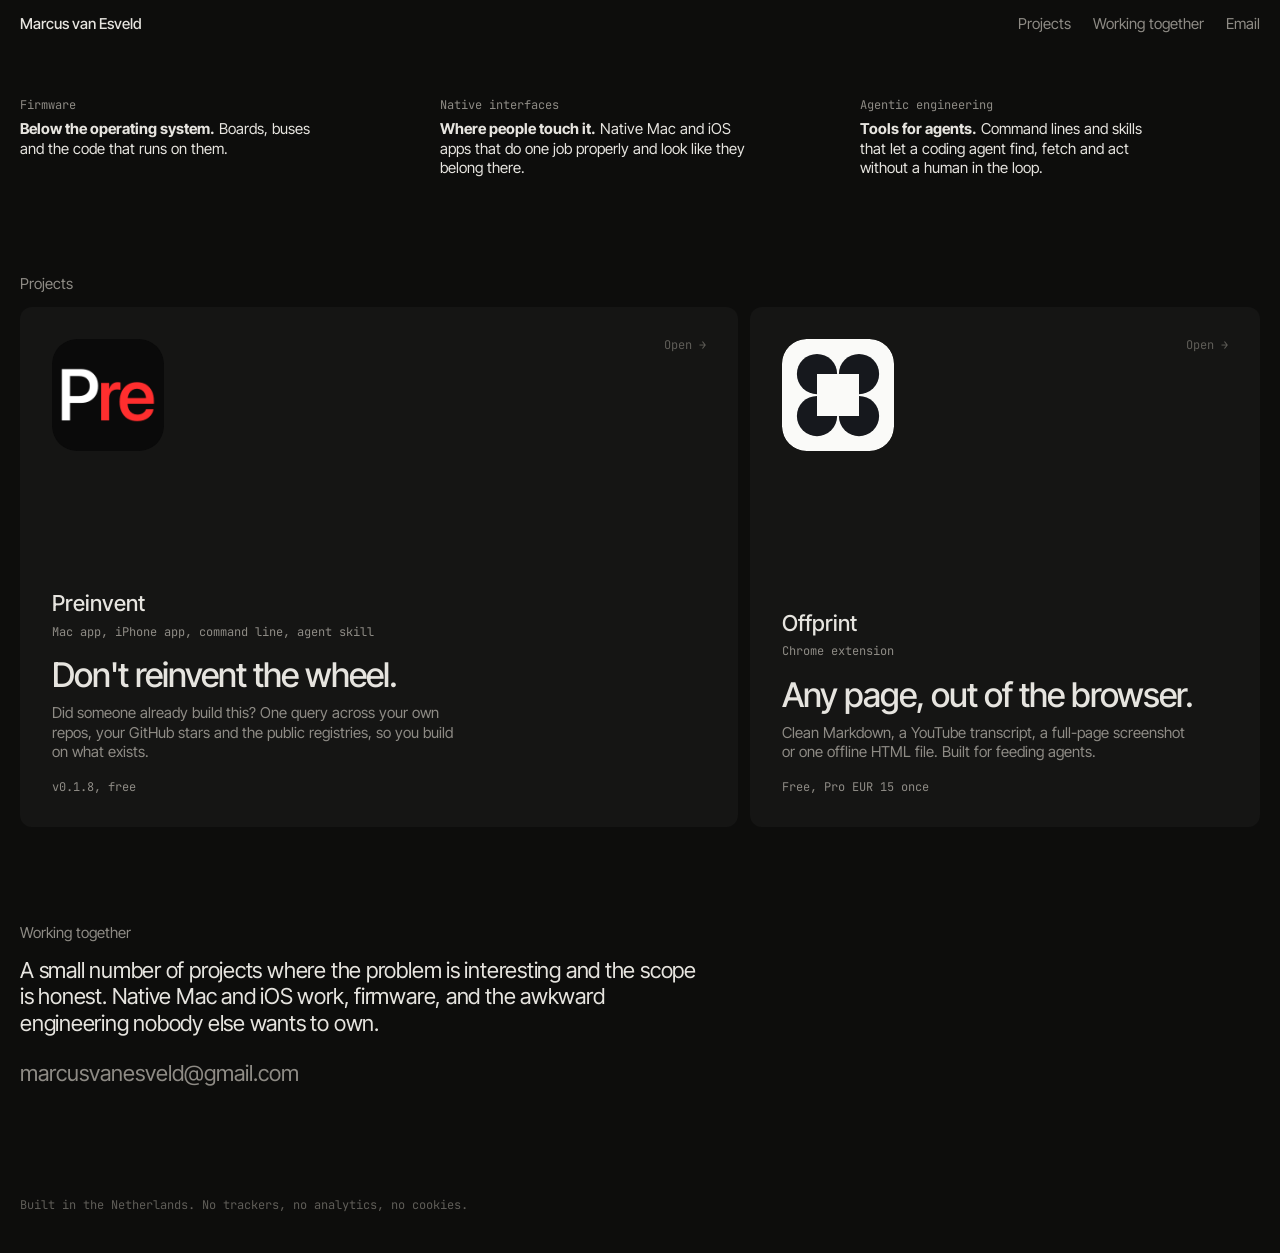
<file: index.html>
<!DOCTYPE html>
<html lang="en">
<head>
<meta charset="utf-8">
<meta name="viewport" content="width=device-width, initial-scale=1">
<meta name="color-scheme" content="dark">
<title>Marcus van Esveld</title>
<meta name="description" content="Marcus van Esveld, engineer. Firmware, native Mac and iOS apps, and tools for coding agents.">
<link rel="preconnect" href="https://fonts.googleapis.com">
<link rel="preconnect" href="https://fonts.gstatic.com" crossorigin>
<link href="https://fonts.googleapis.com/css2?family=Inter+Tight:wght@400;500&family=JetBrains+Mono:wght@400&display=swap" rel="stylesheet">
<link rel="stylesheet" href="/site.css">
</head>
<body>
<main class="page">
  <nav class="nav" aria-label="Site">
    <a class="home" href="/">Marcus van Esveld</a>
    <a href="#projects">Projects</a>
    <a href="#contact">Working together</a>
    <a href="mailto:marcusvanesveld@gmail.com">Email</a>
  </nav>
  <div class="cols">
    <p><span class="discipline">Firmware</span><b>Below the operating system.</b> Boards, buses and the code that runs on them.</p>
    <p><span class="discipline">Native interfaces</span><b>Where people touch it.</b> Native Mac and iOS apps that do one job properly and look like they belong there.</p>
    <p><span class="discipline">Agentic engineering</span><b>Tools for agents.</b> Command lines and skills that let a coding agent find, fetch and act without a human in the loop.</p>
  </div>
  <div class="label" id="projects"><span>Projects</span></div>
  <section class="bento" aria-label="Projects">
    <a class="tile app lead" href="/preinvent/">
      <img class="icon s112" src="/img/preinvent-icon.png" width="112" height="112" alt=""><span class="go" aria-hidden="true">Open &rarr;</span>
      <div>
        <h2>Preinvent</h2><span class="meta">Mac app, iPhone app, command line, agent skill</span>
        <span class="tag">Don't reinvent the wheel.</span>
        <p class="line">Did someone already build this? One query across your own repos, your GitHub stars and the public registries, so you build on what exists.</p>
        <span class="meta">v0.1.8, free</span>
      </div>
    </a>
    <a class="tile app second" href="/offprint/">
      <img class="icon s112" src="/img/offprint-icon.svg" width="112" height="112" alt=""><span class="go" aria-hidden="true">Open &rarr;</span>
      <div>
        <h2>Offprint</h2><span class="meta">Chrome extension</span>
        <span class="tag">Any page, out of the browser.</span>
        <p class="line">Clean Markdown, a YouTube transcript, a full-page screenshot or one offline HTML file. Built for feeding agents.</p>
        <span class="meta">Free, Pro EUR 15 once</span>
      </div>
    </a>
  </section>
  <div class="label" id="contact"><span>Working together</span></div>
  <section class="about">
    <p>A small number of projects where the problem is interesting and the scope is honest. Native Mac and iOS work, firmware, and the awkward engineering nobody else wants to own.</p>
    <a class="mail" href="mailto:marcusvanesveld@gmail.com">marcusvanesveld@gmail.com</a>
  </section>
  <footer class="foot">Built in the Netherlands. No trackers, no analytics, no cookies.</footer>
</main>
</body>
</html>
</file>
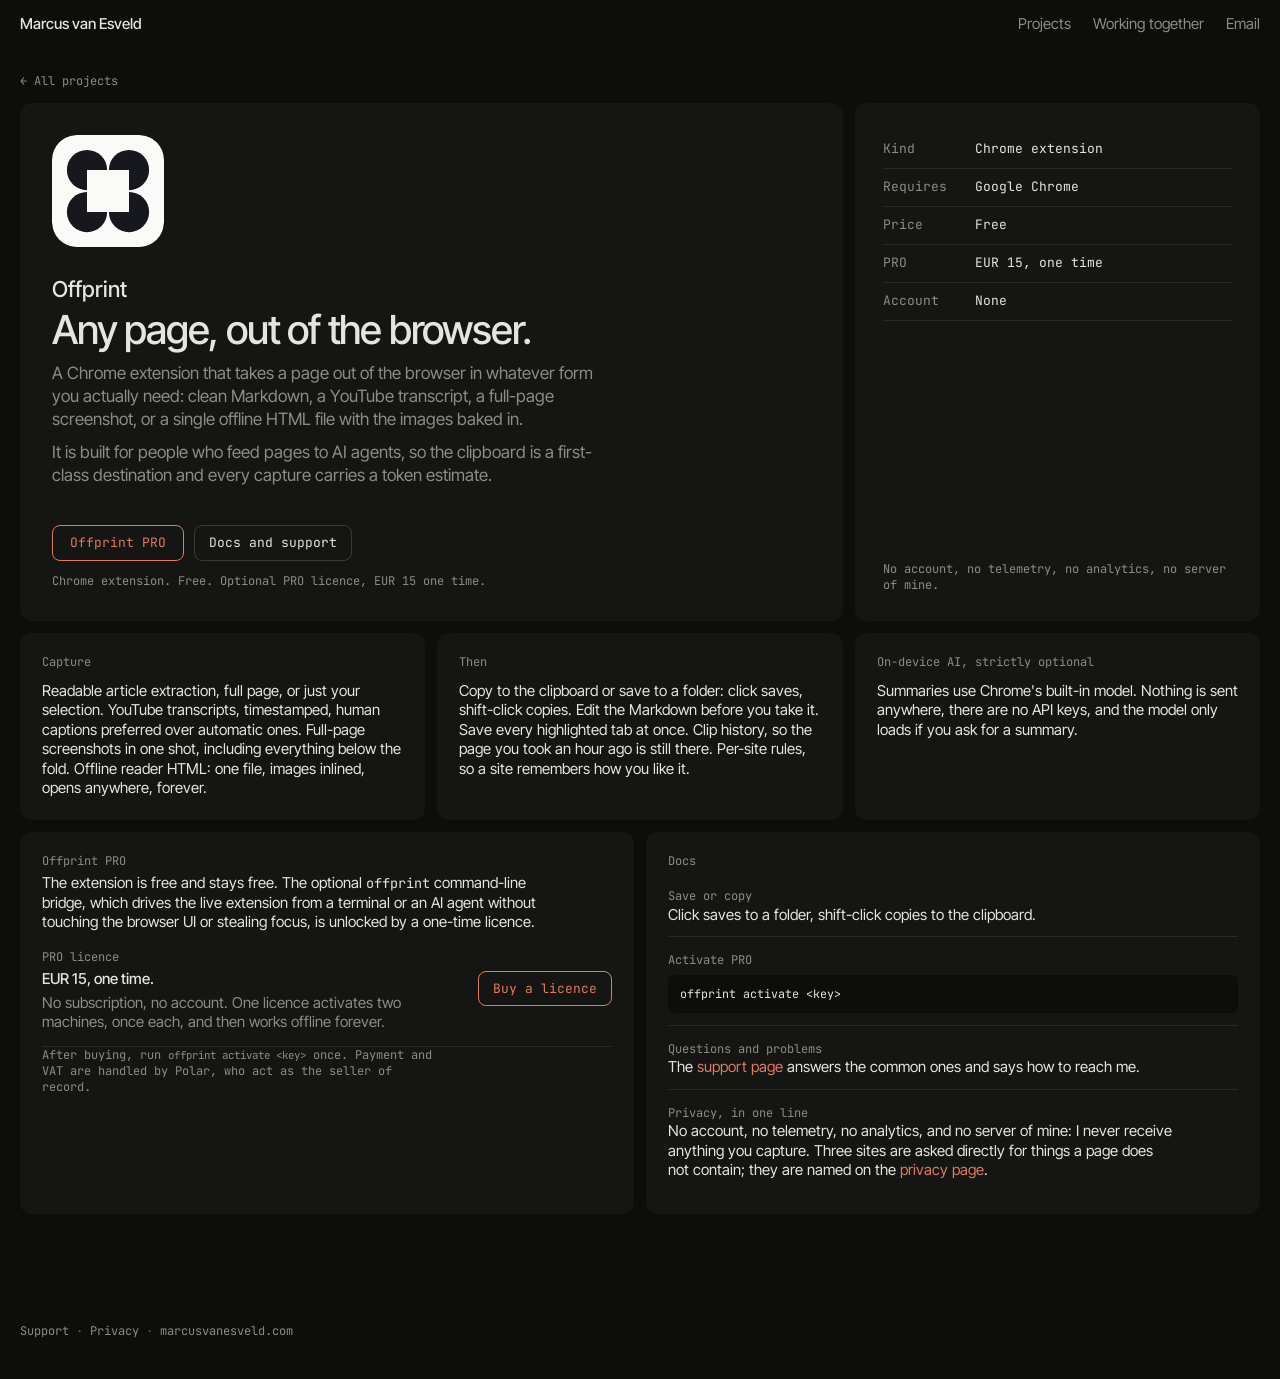
<file: offprint/index.html>
<!DOCTYPE html>
<html lang="en">
<head>
<meta charset="utf-8">
<meta name="viewport" content="width=device-width, initial-scale=1">
<meta name="color-scheme" content="dark">
<title>Offprint — Markdown, transcripts and screenshots out of any page</title>
<meta name="description" content="A free Chrome extension that takes any page out as clean Markdown, a YouTube transcript, a full-page screenshot or an offline reader file. Optional paid command-line bridge.">
<link rel="preconnect" href="https://fonts.googleapis.com">
<link rel="preconnect" href="https://fonts.gstatic.com" crossorigin>
<link href="https://fonts.googleapis.com/css2?family=Inter+Tight:wght@400;500&family=JetBrains+Mono:wght@400&display=swap" rel="stylesheet">
<link rel="stylesheet" href="/site.css">
</head>
<body>
<main class="page">
  <nav class="nav" aria-label="Site">
    <a class="home" href="/">Marcus van Esveld</a>
    <a href="/#projects">Projects</a>
    <a href="/#contact">Working together</a>
    <a href="mailto:marcusvanesveld@gmail.com">Email</a>
  </nav>
  <a class="back" href="/#projects">&larr; All projects</a>
  <article class="bento" aria-label="Offprint">
    <section class="tile hero">
      <img class="icon s112" src="/img/offprint-icon.svg" width="112" height="112" alt="">
      <div>
        <h1>Offprint</h1>
        <p class="tagline">Any page, out of the browser.</p>
        <p class="lead">A Chrome extension that takes a page out of the browser in whatever form you actually need: clean Markdown, a YouTube transcript, a full-page screenshot, or a single offline HTML file with the images baked in.</p>
        <p class="lead">It is built for people who feed pages to AI agents, so the clipboard is a first-class destination and every capture carries a token estimate.</p>
      </div>
      <div>
        <div class="buttons">
          <a class="button primary" href="#pro">Offprint PRO</a>
          <a class="button" href="/offprint/support/">Docs and support</a>
        </div>
        <p class="meta strip">Chrome extension. Free. Optional PRO licence, EUR 15 one time.</p>
      </div>
    </section>
    <section class="tile spec" aria-label="Facts">
      <dl>
        <dt>Kind</dt><dd>Chrome extension</dd>
        <dt>Requires</dt><dd>Google Chrome</dd>
        <dt>Price</dt><dd>Free</dd>
        <dt>PRO</dt><dd>EUR 15, one time</dd>
        <dt>Account</dt><dd>None</dd>
      </dl>
      <p class="meta promise">No account, no telemetry, no analytics, no server of mine.</p>
    </section>
    <div class="tile feature"><span class="discipline">Capture</span><p>Readable article extraction, full page, or just your selection. YouTube transcripts, timestamped, human captions preferred over automatic ones. Full-page screenshots in one shot, including everything below the fold. Offline reader HTML: one file, images inlined, opens anywhere, forever.</p></div>
    <div class="tile feature"><span class="discipline">Then</span><p>Copy to the clipboard or save to a folder: click saves, shift-click copies. Edit the Markdown before you take it. Save every highlighted tab at once. Clip history, so the page you took an hour ago is still there. Per-site rules, so a site remembers how you like it.</p></div>
    <div class="tile feature"><span class="discipline">On-device AI, strictly optional</span><p>Summaries use Chrome's built-in model. Nothing is sent anywhere, there are no API keys, and the model only loads if you ask for a summary.</p></div>
    <section class="tile half" id="pro" aria-label="Offprint PRO">
      <span class="discipline">Offprint PRO</span>
      <p>The extension is free and stays free. The optional <code>offprint</code> command-line bridge, which drives the live extension from a terminal or an AI agent without touching the browser UI or stealing focus, is unlocked by a one-time licence.</p>
      <div class="file">
        <div><span class="meta">PRO licence</span><b>EUR 15, one time.</b><p>No subscription, no account. One licence activates two machines, once each, and then works offline forever.</p></div>
        <a class="button primary" href="https://buy.polar.sh/polar_cl_G2rbGOSChX1bEiPB1aWXsgG7Y4jhPc9cZo4I32K6DHL">Buy a licence</a>
      </div>
      <p class="meta">After buying, run <code>offprint activate &lt;key&gt;</code> once. Payment and VAT are handled by Polar, who act as the seller of record.</p>
    </section>
    <section class="tile half" id="docs" aria-label="Docs">
      <span class="discipline">Docs</span>
      <div class="doc"><span class="meta">Save or copy</span><p>Click saves to a folder, shift-click copies to the clipboard.</p></div>
      <div class="doc"><span class="meta">Activate PRO</span><pre><code>offprint activate &lt;key&gt;</code></pre></div>
      <div class="doc"><span class="meta">Questions and problems</span><p>The <a href="/offprint/support/">support page</a> answers the common ones and says how to reach me.</p></div>
      <div class="doc"><span class="meta">Privacy, in one line</span><p>No account, no telemetry, no analytics, and no server of mine: I never receive anything you capture. Three sites are asked directly for things a page does not contain; they are named on the <a href="/offprint/privacy/">privacy page</a>.</p></div>
    </section>
  </article>
  <footer class="foot">
    <a href="/offprint/support/">Support</a> &middot;
    <a href="/offprint/privacy/">Privacy</a> &middot;
    <a href="/">marcusvanesveld.com</a>
  </footer>
</main>
</body>
</html>
</file>
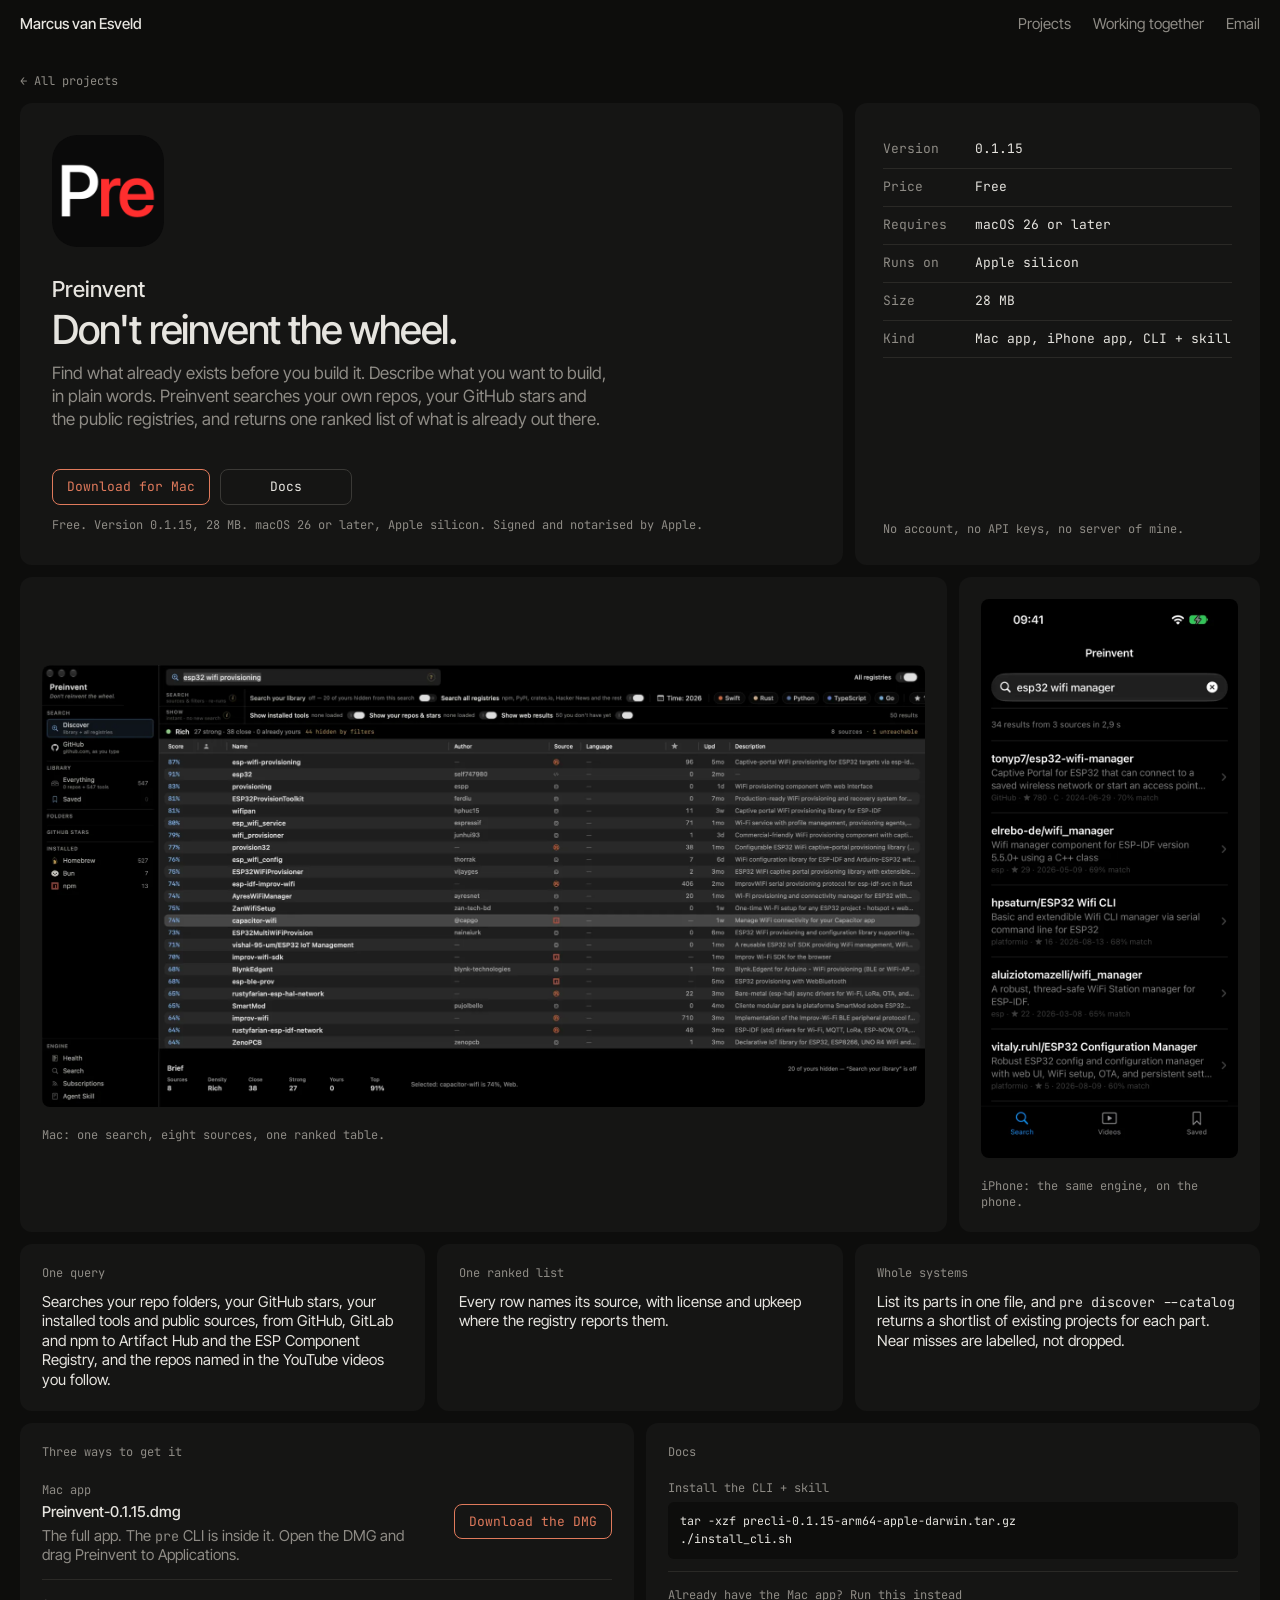
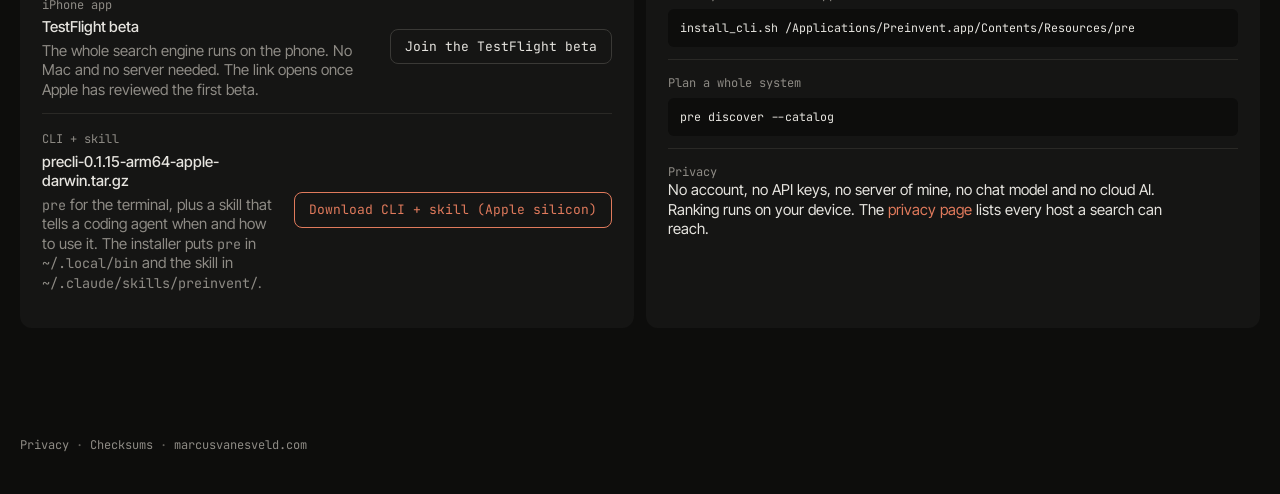
<file: preinvent/index.html>
<!DOCTYPE html>
<html lang="en">
<head>
<meta charset="utf-8">
<meta name="viewport" content="width=device-width, initial-scale=1">
<meta name="color-scheme" content="dark">
<title>Preinvent: find what already exists before you build it</title>
<meta name="description" content="Preinvent searches your own repos, your GitHub stars and public registries in one query, and tells you what to build on instead of building it again. Mac app, iPhone app, CLI + skill.">
<link rel="preconnect" href="https://fonts.googleapis.com">
<link rel="preconnect" href="https://fonts.gstatic.com" crossorigin>
<link href="https://fonts.googleapis.com/css2?family=Inter+Tight:wght@400;500&family=JetBrains+Mono:wght@400&display=swap" rel="stylesheet">
<link rel="stylesheet" href="/site.css">
</head>
<body>
<main class="page">
  <nav class="nav" aria-label="Site">
    <a class="home" href="/">Marcus van Esveld</a>
    <a href="/#projects">Projects</a>
    <a href="/#contact">Working together</a>
    <a href="mailto:marcusvanesveld@gmail.com">Email</a>
  </nav>
  <a class="back" href="/#projects">&larr; All projects</a>
  <article class="bento" aria-label="Preinvent">
    <section class="tile hero">
      <img class="icon s112" src="/img/preinvent-icon.png" width="112" height="112" alt="">
      <div>
        <h1>Preinvent</h1>
        <p class="tagline">Don't reinvent the wheel.</p>
        <p class="lead">Find what already exists before you build it. Describe what you want to build, in plain words. Preinvent searches your own repos, your GitHub stars and the public registries, and returns one ranked list of what is already out there.</p>
      </div>
      <div>
        <div class="buttons">
          <a class="button primary" href="https://github.com/marcusvanesveld/apps/releases/download/preinvent-v0.1.15/Preinvent-0.1.15.dmg">Download for Mac</a>
          <a class="button" href="#docs">Docs</a>
        </div>
        <p class="meta strip">Free. Version 0.1.15, 28 MB. macOS 26 or later, Apple silicon. Signed and notarised by Apple.</p>
      </div>
    </section>
    <section class="tile spec" aria-label="Facts">
      <dl>
        <dt>Version</dt><dd>0.1.15</dd>
        <dt>Price</dt><dd>Free</dd>
        <dt>Requires</dt><dd>macOS 26 or later</dd>
        <dt>Runs on</dt><dd>Apple silicon</dd>
        <dt>Size</dt><dd>28 MB</dd>
        <dt>Kind</dt><dd>Mac app, iPhone app, CLI + skill</dd>
      </dl>
      <p class="meta promise">No account, no API keys, no server of mine.</p>
    </section>
    <figure class="tile shot mac">
      <a href="/preinvent/img/preinvent-mac.webp"><img src="/preinvent/img/preinvent-mac.webp" width="1900" height="951" loading="lazy" decoding="async"
         alt="The Preinvent Mac app after a search for esp32 wifi provisioning: 50 results from 8 sources in one ranked table, with match score, author, source, language, stars, last update and description."></a>
      <figcaption class="meta">Mac: one search, eight sources, one ranked table.</figcaption>
    </figure>
    <figure class="tile shot phone">
      <img src="/preinvent/img/preinvent-iphone.webp" width="600" height="1304" loading="lazy" decoding="async"
         alt="The Preinvent iPhone app after a search for esp32 wifi manager: 34 results from GitHub, the ESP Component Registry and PlatformIO, each with stars, date and match score.">
      <figcaption class="meta">iPhone: the same engine, on the phone.</figcaption>
    </figure>
    <div class="tile feature"><span class="discipline">One query</span><p>Searches your repo folders, your GitHub stars, your installed tools and public sources, from GitHub, GitLab and npm to Artifact Hub and the ESP Component Registry, and the repos named in the YouTube videos you follow.</p></div>
    <div class="tile feature"><span class="discipline">One ranked list</span><p>Every row names its source, with license and upkeep where the registry reports them.</p></div>
    <div class="tile feature"><span class="discipline">Whole systems</span><p>List its parts in one file, and <code>pre discover --catalog</code> returns a shortlist of existing projects for each part. Near misses are labelled, not dropped.</p></div>
    <section class="tile half" id="install" aria-label="Three ways to get it">
      <span class="discipline">Three ways to get it</span>
      <div class="file">
        <div><span class="meta">Mac app</span><b>Preinvent-0.1.15.dmg</b><p>The full app. The <code>pre</code> CLI is inside it. Open the DMG and drag Preinvent to Applications.</p></div>
        <a class="button primary" href="https://github.com/marcusvanesveld/apps/releases/download/preinvent-v0.1.15/Preinvent-0.1.15.dmg">Download the DMG</a>
      </div>
      <div class="file">
        <div><span class="meta">iPhone app</span><b>TestFlight beta</b><p>The whole search engine runs on the phone. No Mac and no server needed. The link opens once Apple has reviewed the first beta.</p></div>
        <a class="button" href="https://testflight.apple.com/join/TgQfS6yW">Join the TestFlight beta</a>
      </div>
      <div class="file">
        <div><span class="meta">CLI + skill</span><b>precli-0.1.15-arm64-apple-darwin.tar.gz</b><p><code>pre</code> for the terminal, plus a skill that tells a coding agent when and how to use it. The installer puts <code>pre</code> in <code>~/.local/bin</code> and the skill in <code>~/.claude/skills/preinvent/</code>.</p></div>
        <a class="button primary" href="https://github.com/marcusvanesveld/apps/releases/download/preinvent-v0.1.15/precli-0.1.15-arm64-apple-darwin.tar.gz">Download CLI + skill (Apple silicon)</a>
      </div>
    </section>
    <section class="tile half" id="docs" aria-label="Docs">
      <span class="discipline">Docs</span>
      <div class="doc"><span class="meta">Install the CLI + skill</span><pre><code>tar -xzf precli-0.1.15-arm64-apple-darwin.tar.gz
./install_cli.sh</code></pre></div>
      <div class="doc"><span class="meta">Already have the Mac app? Run this instead</span><pre><code>install_cli.sh /Applications/Preinvent.app/Contents/Resources/pre</code></pre></div>
      <div class="doc"><span class="meta">Plan a whole system</span><pre><code>pre discover --catalog</code></pre></div>
      <div class="doc"><span class="meta">Privacy</span><p>No account, no API keys, no server of mine, no chat model and no cloud AI. Ranking runs on your device. The <a href="/preinvent/privacy.html">privacy page</a> lists every host a search can reach.</p></div>
    </section>
  </article>
  <footer class="foot">
    <a href="/preinvent/privacy.html">Privacy</a> &middot;
    <a href="https://github.com/marcusvanesveld/apps/releases/download/preinvent-v0.1.15/SHA256SUMS">Checksums</a> &middot;
    <a href="/">marcusvanesveld.com</a>
  </footer>
</main>
</body>
</html>
</file>
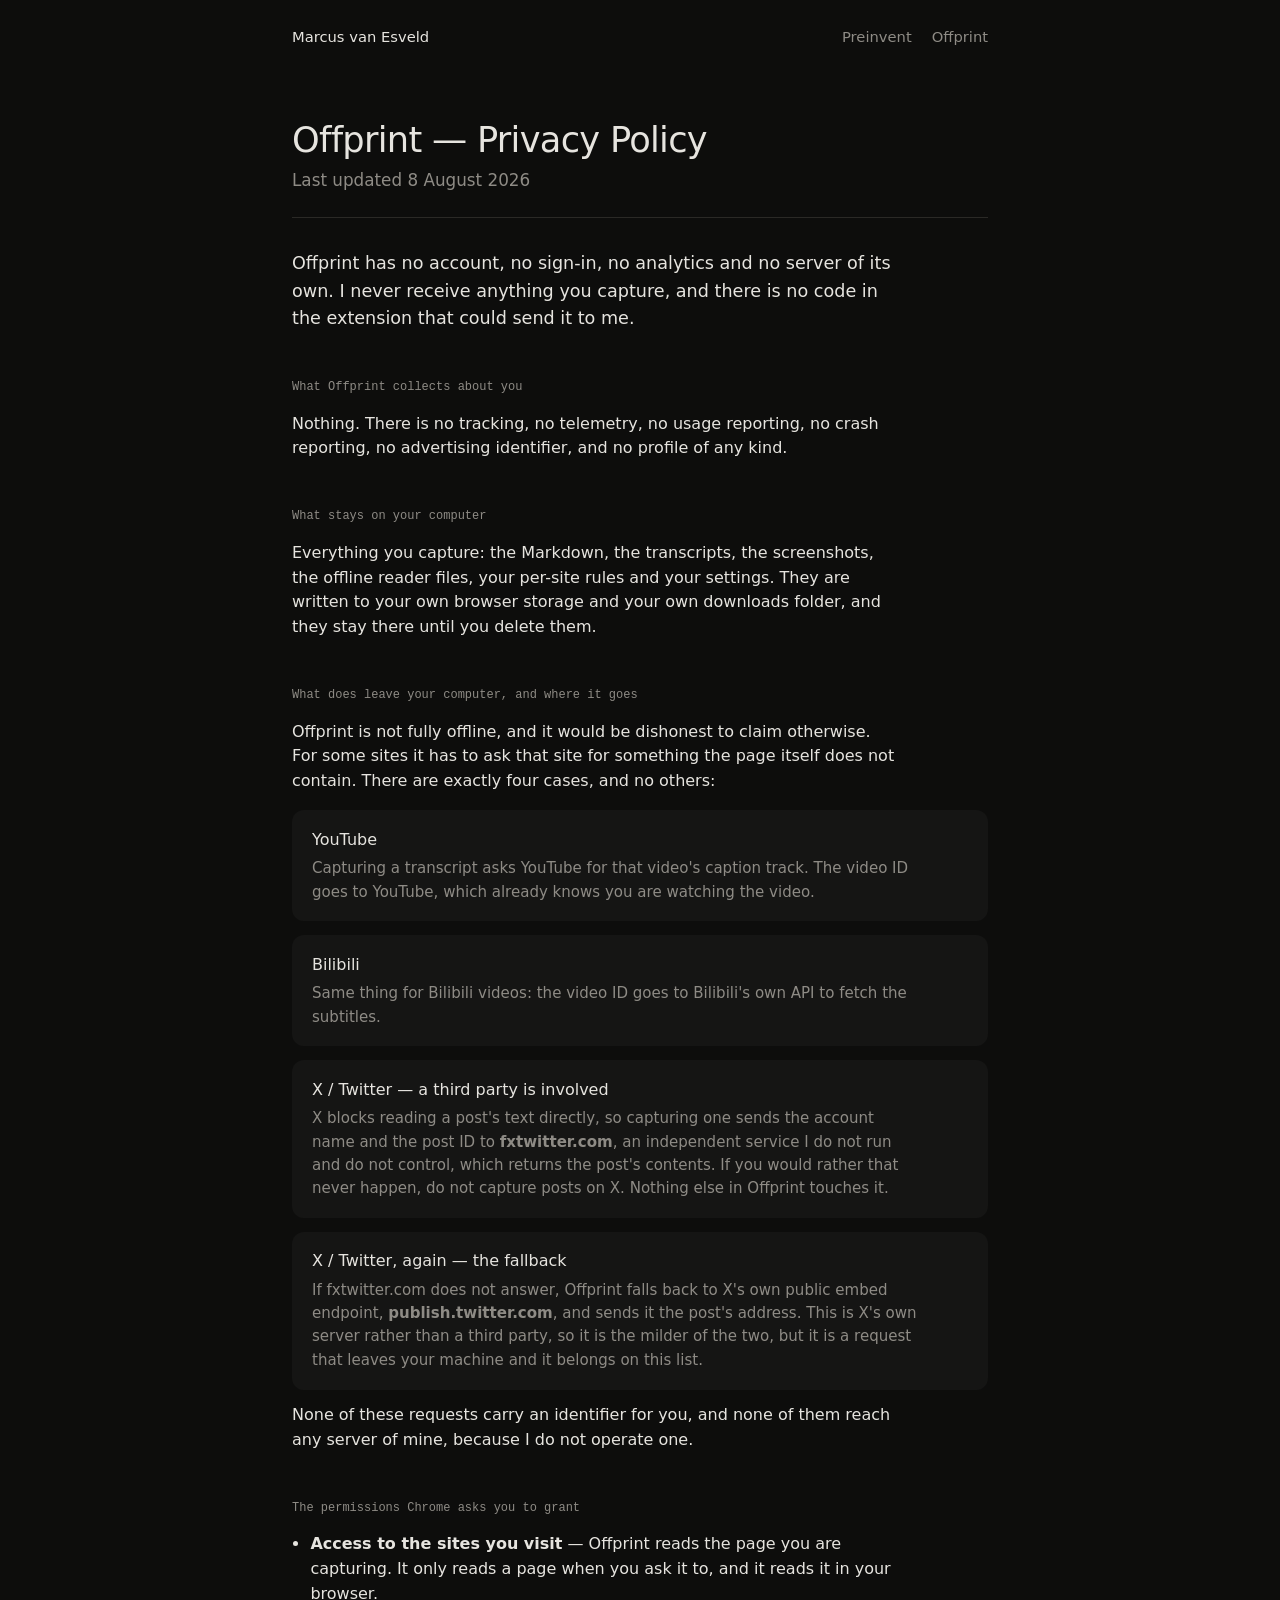
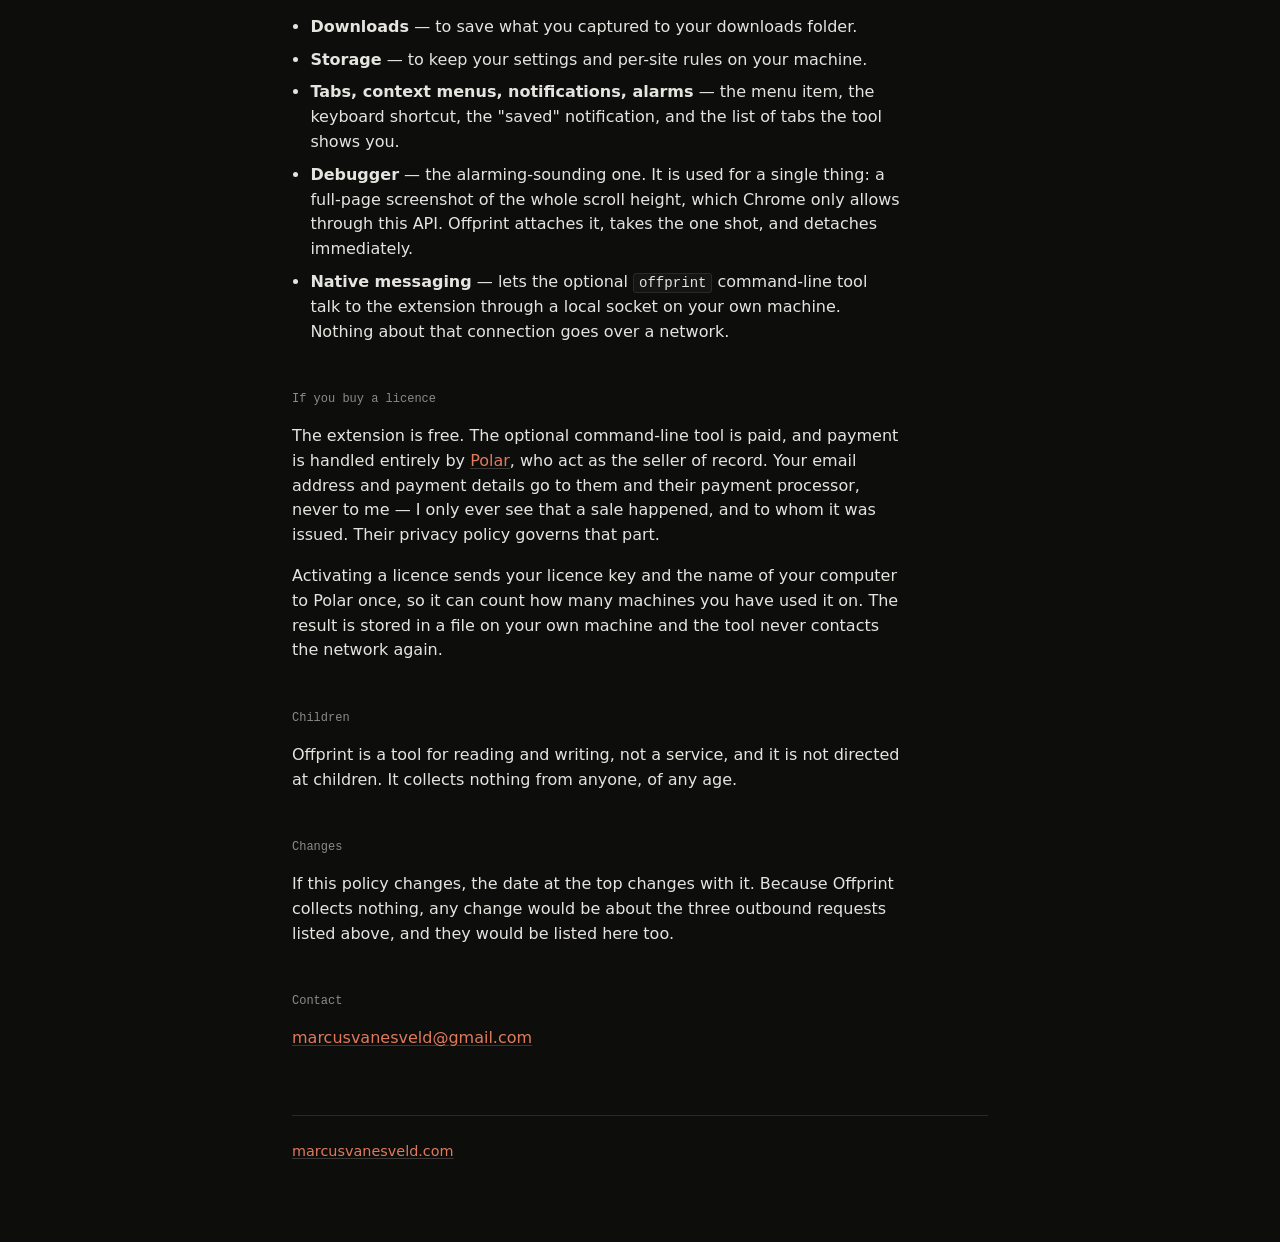
<file: offprint/privacy/index.html>
<!DOCTYPE html>
<html lang="en">
<head>
<meta charset="utf-8">
<meta name="viewport" content="width=device-width, initial-scale=1">
<title>Offprint — Privacy Policy</title>
<meta name="description" content="Offprint has no account, no analytics and no server of its own. What you capture stays on your computer. The few requests it does make are listed here by name.">
<link rel="stylesheet" href="/site.css">
</head>
<body>
<div class="wrap">

<nav class="site">
  <a class="home" href="/">Marcus van Esveld</a>
  <ul>
    <li><a href="/preinvent/">Preinvent</a></li>
    <li><a href="/offprint/">Offprint</a></li>
  </ul>
</nav>

<header>
  <h1>Offprint — Privacy Policy</h1>
  <p class="role">Last updated 8 August 2026</p>
</header>

<p class="lede">
  Offprint has no account, no sign-in, no analytics and no server of its own. I never receive
  anything you capture, and there is no code in the extension that could send it to me.
</p>

<h2>What Offprint collects about you</h2>
<p>
  Nothing. There is no tracking, no telemetry, no usage reporting, no crash reporting, no
  advertising identifier, and no profile of any kind.
</p>

<h2>What stays on your computer</h2>
<p>
  Everything you capture: the Markdown, the transcripts, the screenshots, the offline reader
  files, your per-site rules and your settings. They are written to your own browser storage and
  your own downloads folder, and they stay there until you delete them.
</p>

<h2>What does leave your computer, and where it goes</h2>
<p>
  Offprint is not fully offline, and it would be dishonest to claim otherwise. For some sites it
  has to ask that site for something the page itself does not contain. There are exactly four
  cases, and no others:
</p>

<div class="item">
  <h3>YouTube</h3>
  <p>
    Capturing a transcript asks YouTube for that video's caption track. The video ID goes to
    YouTube, which already knows you are watching the video.
  </p>
</div>

<div class="item">
  <h3>Bilibili</h3>
  <p>
    Same thing for Bilibili videos: the video ID goes to Bilibili's own API to fetch the
    subtitles.
  </p>
</div>

<div class="item">
  <h3>X / Twitter — a third party is involved</h3>
  <p>
    X blocks reading a post's text directly, so capturing one sends the account name and the post
    ID to <strong>fxtwitter.com</strong>, an independent service I do not run and do not control,
    which returns the post's contents. If you would rather that never happen, do not capture
    posts on X. Nothing else in Offprint touches it.
  </p>
</div>

<div class="item">
  <h3>X / Twitter, again &mdash; the fallback</h3>
  <p>
    If fxtwitter.com does not answer, Offprint falls back to X's own public embed endpoint,
    <strong>publish.twitter.com</strong>, and sends it the post's address. This is X's own server
    rather than a third party, so it is the milder of the two, but it is a request that leaves
    your machine and it belongs on this list.
  </p>
</div>

<p>
  None of these requests carry an identifier for you, and none of them reach any server of mine,
  because I do not operate one.
</p>

<h2>The permissions Chrome asks you to grant</h2>
<ul>
  <li><strong>Access to the sites you visit</strong> — Offprint reads the page you are capturing.
    It only reads a page when you ask it to, and it reads it in your browser.</li>
  <li><strong>Downloads</strong> — to save what you captured to your downloads folder.</li>
  <li><strong>Storage</strong> — to keep your settings and per-site rules on your machine.</li>
  <li><strong>Tabs, context menus, notifications, alarms</strong> — the menu item, the keyboard
    shortcut, the "saved" notification, and the list of tabs the tool shows you.</li>
  <li><strong>Debugger</strong> — the alarming-sounding one. It is used for a single thing: a
    full-page screenshot of the whole scroll height, which Chrome only allows through this API.
    Offprint attaches it, takes the one shot, and detaches immediately.</li>
  <li><strong>Native messaging</strong> — lets the optional <code>offprint</code> command-line
    tool talk to the extension through a local socket on your own machine. Nothing about that
    connection goes over a network.</li>
</ul>

<h2>If you buy a licence</h2>
<p>
  The extension is free. The optional command-line tool is paid, and payment is handled entirely
  by <a href="https://polar.sh">Polar</a>, who act as the seller of record. Your email address and
  payment details go to them and their payment processor, never to me — I only ever see that a
  sale happened, and to whom it was issued. Their privacy policy governs that part.
</p>
<p>
  Activating a licence sends your licence key and the name of your computer to Polar once, so it
  can count how many machines you have used it on. The result is stored in a file on your own
  machine and the tool never contacts the network again.
</p>

<h2>Children</h2>
<p>
  Offprint is a tool for reading and writing, not a service, and it is not directed at children.
  It collects nothing from anyone, of any age.
</p>

<h2>Changes</h2>
<p>
  If this policy changes, the date at the top changes with it. Because Offprint collects nothing,
  any change would be about the three outbound requests listed above, and they would be listed
  here too.
</p>

<h2>Contact</h2>
<p>
  <a href="mailto:marcusvanesveld@gmail.com">marcusvanesveld@gmail.com</a>
</p>

<footer>
  <p class="back"><a href="/">marcusvanesveld.com</a></p>
</footer>

</div>
</body>
</html>
</file>
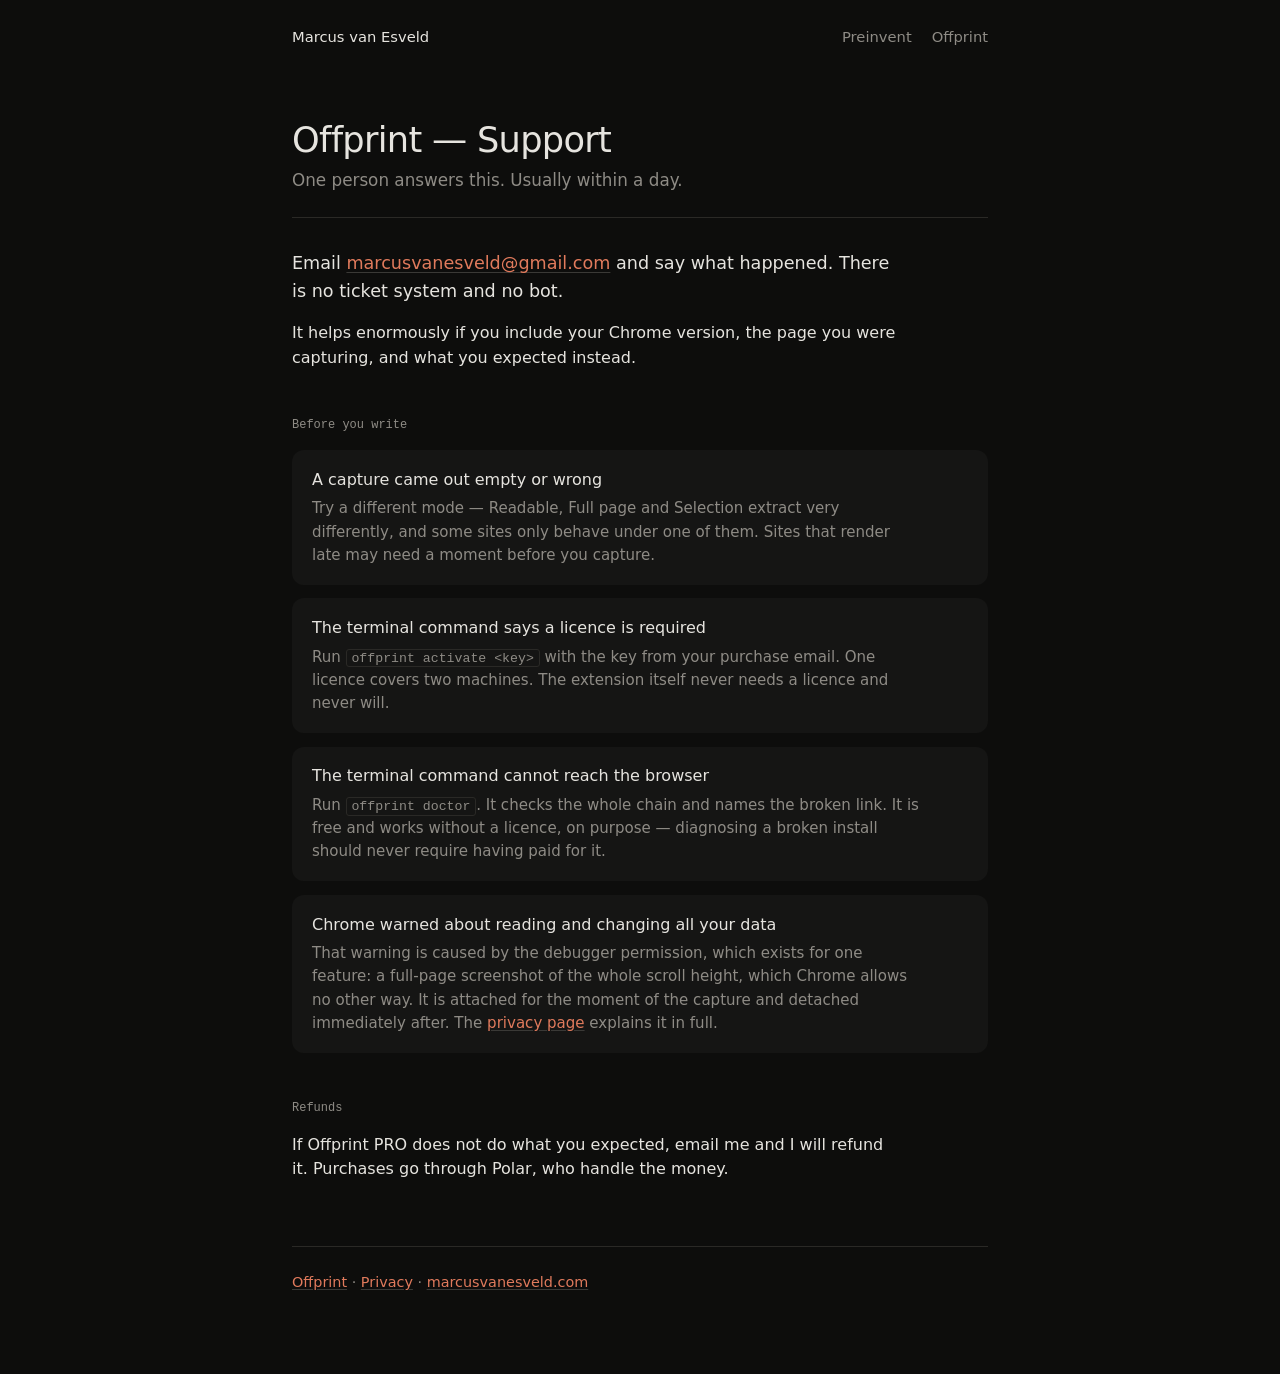
<file: offprint/support/index.html>
<!DOCTYPE html>
<html lang="en">
<head>
<meta charset="utf-8">
<meta name="viewport" content="width=device-width, initial-scale=1">
<title>Offprint — Support</title>
<meta name="description" content="How to get help with Offprint: common fixes, what to include in an email, and refunds.">
<link rel="stylesheet" href="/site.css">
</head>
<body>
<div class="wrap">

<nav class="site">
  <a class="home" href="/">Marcus van Esveld</a>
  <ul>
    <li><a href="/preinvent/">Preinvent</a></li>
    <li><a href="/offprint/">Offprint</a></li>
  </ul>
</nav>

<header>
  <h1>Offprint &mdash; Support</h1>
  <p class="role">One person answers this. Usually within a day.</p>
</header>

<p class="lede">
  Email <a href="mailto:marcusvanesveld@gmail.com">marcusvanesveld@gmail.com</a> and say what
  happened. There is no ticket system and no bot.
</p>
<p>
  It helps enormously if you include your Chrome version, the page you were capturing, and what
  you expected instead.
</p>

<h2>Before you write</h2>

<div class="item">
  <h3>A capture came out empty or wrong</h3>
  <p>
    Try a different mode &mdash; Readable, Full page and Selection extract very differently, and
    some sites only behave under one of them. Sites that render late may need a moment before you
    capture.
  </p>
</div>
<div class="item">
  <h3>The terminal command says a licence is required</h3>
  <p>
    Run <code>offprint activate &lt;key&gt;</code> with the key from your purchase email. One
    licence covers two machines. The extension itself never needs a licence and never will.
  </p>
</div>
<div class="item">
  <h3>The terminal command cannot reach the browser</h3>
  <p>
    Run <code>offprint doctor</code>. It checks the whole chain and names the broken link. It is
    free and works without a licence, on purpose &mdash; diagnosing a broken install should never
    require having paid for it.
  </p>
</div>
<div class="item">
  <h3>Chrome warned about reading and changing all your data</h3>
  <p>
    That warning is caused by the debugger permission, which exists for one feature: a full-page
    screenshot of the whole scroll height, which Chrome allows no other way. It is attached for
    the moment of the capture and detached immediately after. The
    <a href="/offprint/privacy/">privacy page</a> explains it in full.
  </p>
</div>

<h2>Refunds</h2>
<p>
  If Offprint PRO does not do what you expected, email me and I will refund it. Purchases go
  through Polar, who handle the money.
</p>

<footer>
  <p class="back">
    <a href="/offprint/">Offprint</a> &middot;
    <a href="/offprint/privacy/">Privacy</a> &middot;
    <a href="/">marcusvanesveld.com</a>
  </p>
</footer>

</div>
</body>
</html>
</file>
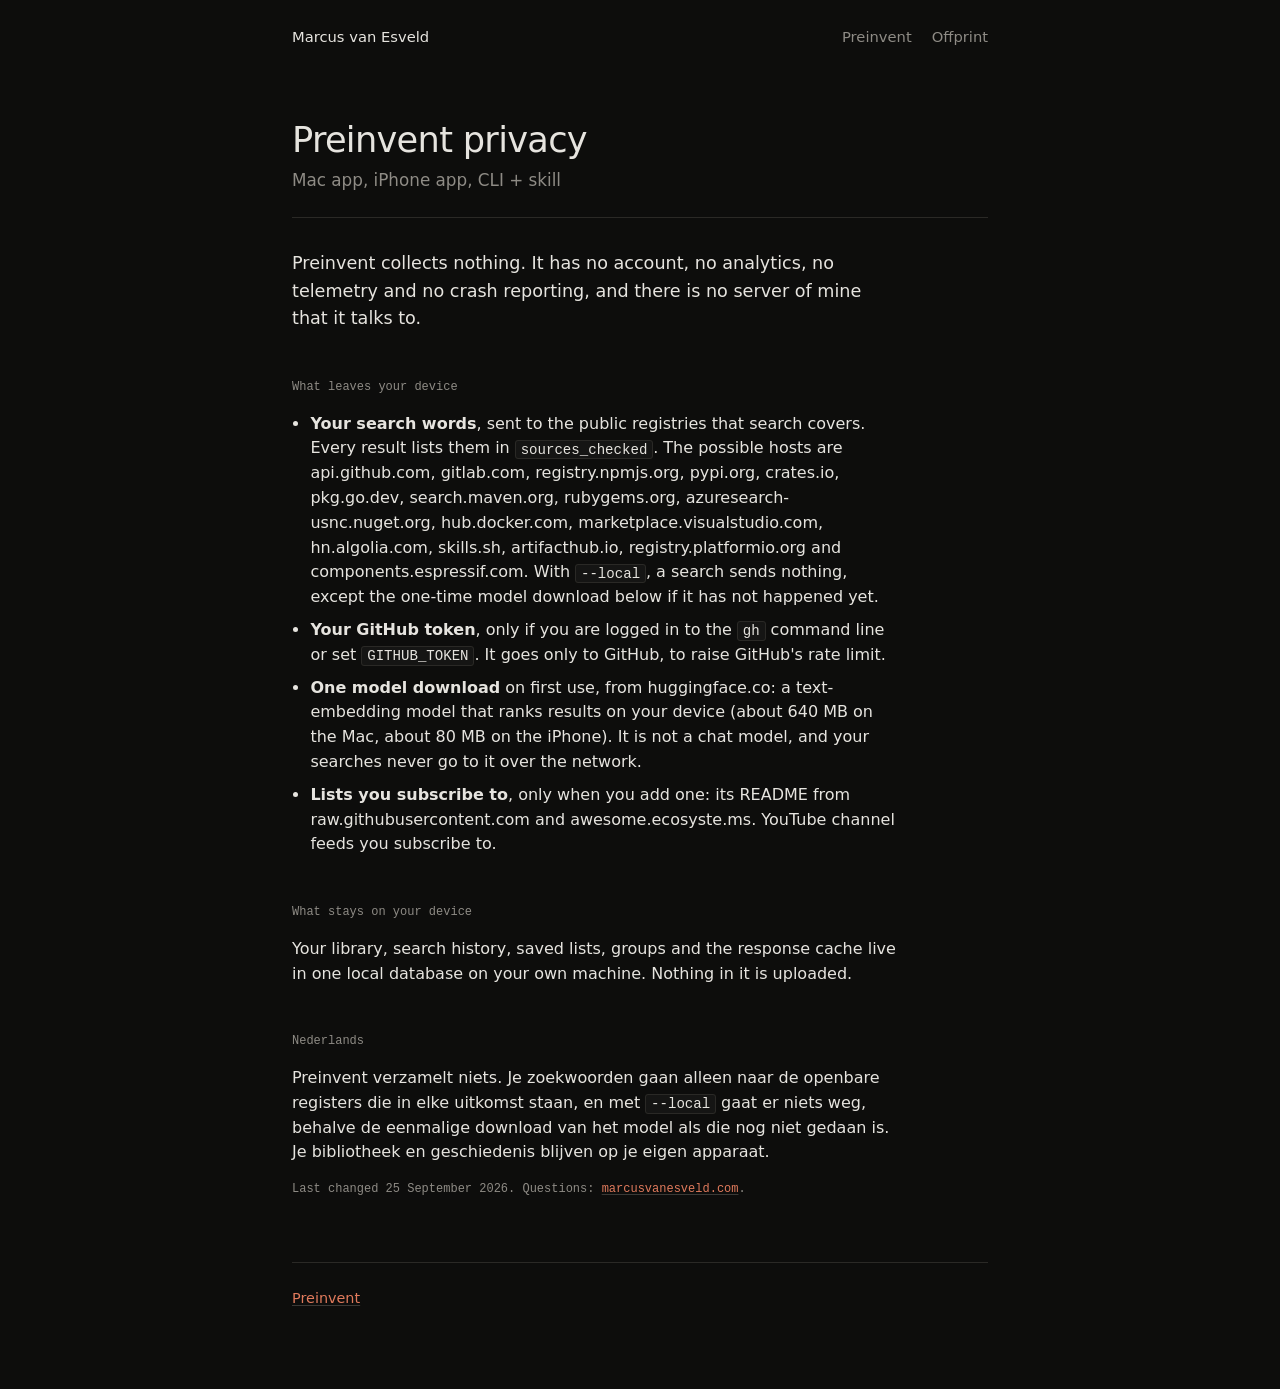
<file: preinvent/privacy.html>
<!DOCTYPE html>
<html lang="en">
<head>
<meta charset="utf-8">
<meta name="viewport" content="width=device-width, initial-scale=1">
<title>Preinvent privacy</title>
<meta name="description" content="What Preinvent sends, to whom, and what stays on your device. Mac app, iPhone app, CLI + skill.">
<link rel="stylesheet" href="/site.css">
</head>
<body>
<div class="wrap">

<nav class="site">
  <a class="home" href="/">Marcus van Esveld</a>
  <ul>
    <li><a href="/preinvent/">Preinvent</a></li>
    <li><a href="/offprint/">Offprint</a></li>
  </ul>
</nav>

<header>
  <h1>Preinvent privacy</h1>
  <p class="role">Mac app, iPhone app, CLI + skill</p>
</header>

<p class="lede">
  Preinvent collects nothing. It has no account, no analytics, no telemetry and no crash reporting,
  and there is no server of mine that it talks to.
</p>

<h2>What leaves your device</h2>
<ul>
  <li><strong>Your search words</strong>, sent to the public registries that search covers. Every
    result lists them in <code>sources_checked</code>. The possible hosts are api.github.com,
    gitlab.com, registry.npmjs.org, pypi.org, crates.io, pkg.go.dev, search.maven.org,
    rubygems.org, azuresearch-usnc.nuget.org, hub.docker.com, marketplace.visualstudio.com,
    hn.algolia.com, skills.sh, artifacthub.io, registry.platformio.org and
    components.espressif.com. With <code>--local</code>, a search sends nothing, except the one-time model download below if it has
    not happened yet.</li>
  <li><strong>Your GitHub token</strong>, only if you are logged in to the <code>gh</code> command
    line or set <code>GITHUB_TOKEN</code>. It goes only to GitHub, to raise GitHub's rate limit.</li>
  <li><strong>One model download</strong> on first use, from huggingface.co: a text-embedding model
    that ranks results on your device (about 640 MB on the Mac, about 80 MB on the iPhone). It
    is not a chat model, and your searches never go to it over the network.</li>
  <li><strong>Lists you subscribe to</strong>, only when you add one: its README from
    raw.githubusercontent.com and awesome.ecosyste.ms. YouTube channel feeds you subscribe
    to.</li>
</ul>

<h2>What stays on your device</h2>
<p>
  Your library, search history, saved lists, groups and the response cache live in one local
  database on your own machine. Nothing in it is uploaded.
</p>

<h2>Nederlands</h2>
<p>
  Preinvent verzamelt niets. Je zoekwoorden gaan alleen naar de openbare registers die in elke
  uitkomst staan, en met <code>--local</code> gaat er niets weg, behalve de eenmalige download van het model als die nog niet
  gedaan is. Je bibliotheek en geschiedenis
  blijven op je eigen apparaat.
</p>

<p class="meta">Last changed 25 September 2026. Questions: <a href="/">marcusvanesveld.com</a>.</p>

<footer>
  <p class="back"><a href="/preinvent/">Preinvent</a></p>
</footer>

</div>
</body>
</html>
</file>
<file: site.css>
/* One stylesheet, dark only. The B1 bento look for the home and project pages (main.page);
   the legacy prose pages (privacy, support) keep their markup and are restyled under .wrap. */
:root {
  --paper: #0d0d0c;
  --surface: #151514;
  --surface-2: #1c1c1a;
  --edge: #2a2926;
  --edge-strong: #3a3936;
  --ink: #e6e4df;
  --mute: #8e8b85;
  --faint: #5f5d58;
  --warm: #e07a5c;
  --gutter: 20px;
  --radius: 12px;
  --mono: "JetBrains Mono", ui-monospace, "SF Mono", monospace;
  color-scheme: dark;
}
* { box-sizing: border-box; }
html { -webkit-text-size-adjust: 100%; background: var(--paper); }
body {
  margin: 0; background: var(--paper); color: var(--ink);
  font: 400 15px/1.3 "Inter Tight", system-ui, -apple-system, sans-serif;
  -webkit-font-smoothing: antialiased; text-rendering: optimizeLegibility;
}
a { color: inherit; text-decoration: none; }
a:hover { color: var(--warm); }
a:focus-visible { outline: 1px solid var(--warm); outline-offset: 2px; border-radius: 3px; }

/* Bento pages */
.page { max-width: 1600px; margin: 0 auto; padding: 14px var(--gutter) 40px; }
.nav { display: flex; gap: 6px 22px; flex-wrap: wrap; align-items: baseline; }
.nav .home { margin-right: auto; font-weight: 500; }
.nav a:not(.home) { color: var(--mute); }
.nav a:not(.home):hover, .nav a[aria-current] { color: var(--ink); }

.cols { display: grid; grid-template-columns: repeat(3, 1fr); gap: var(--gutter); margin: 64px 0 0; }
.cols p { margin: 0; max-width: 34ch; }
.discipline { display: block; margin-bottom: 6px; font: 400 12px/1.3 var(--mono); color: var(--mute); }
.label { display: flex; justify-content: space-between; align-items: baseline; gap: 16px; margin: 96px 0 14px; color: var(--mute); }
.meta { font: 400 12px/1.35 var(--mono); color: var(--mute); }
.icon { display: block; border-radius: 22%; flex: none; }
.s56 { width: 56px; height: 56px; }
.s96 { width: 96px; height: 96px; }
.s112 { width: 112px; height: 112px; }

.bento { display: grid; grid-template-columns: repeat(12, minmax(0, 1fr)); gap: 12px; }
.tile {
  position: relative; display: flex; flex-direction: column; justify-content: space-between; gap: 20px;
  padding: 22px; background: var(--surface); border-radius: var(--radius); min-width: 0;
}
a.tile:hover { background: var(--surface-2); color: inherit; }
.tile h2 { margin: 0 0 3px; font-size: 17px; font-weight: 500; }
.go { position: absolute; top: 22px; right: 22px; font: 400 12px/1 var(--mono); color: var(--faint); transition: color .15s, transform .15s; }
a.tile:hover .go { color: var(--warm); transform: translateX(2px); }

/* Home: two project tiles, Preinvent leads */
.app { min-height: 520px; padding: 32px; }
.app .go { top: 32px; right: 32px; }
.app h2 { font-size: 22px; }
.app .tag { display: block; margin: 18px 0 10px; font-size: 34px; line-height: 1.02; letter-spacing: -.03em; font-weight: 500; }
.app .line { margin: 0 0 14px; max-width: 46ch; color: var(--mute); }
.app.lead { grid-column: span 7; }
.app.second { grid-column: span 5; }

.about p { margin: 0 0 1em; max-width: 52ch; font-size: 22px; line-height: 1.22; letter-spacing: -.01em; }
.about .mail { font-size: 22px; color: var(--mute); }
.about .mail:hover { color: var(--warm); }
.foot { margin-top: 110px; color: var(--faint); font: 400 12px/1.3 var(--mono); }
.foot a { color: var(--mute); }
.foot a:hover { color: var(--warm); }

/* Project pages */
.back { display: inline-block; margin: 40px 0 14px; font: 400 12px/1.3 var(--mono); color: var(--mute); }
.hero { grid-column: span 8; padding: 32px; gap: 28px; }
.hero h1 { margin: 0 0 6px; font-size: 22px; font-weight: 500; }
.hero .tagline { margin: 0 0 12px; font-size: 40px; line-height: 1.02; letter-spacing: -.03em; font-weight: 500; }
.hero .lead { margin: 0 0 10px; max-width: 56ch; color: var(--mute); font-size: 17px; line-height: 1.35; }
.buttons { display: flex; gap: 10px; flex-wrap: wrap; }
.button {
  display: inline-block; min-width: 132px; padding: 9px 14px; text-align: center;
  border: 1px solid var(--edge-strong); border-radius: 8px; font: 400 13px/1.2 var(--mono); color: var(--ink);
}
.button:hover { border-color: var(--warm); color: var(--ink); }
.button.primary { border-color: var(--warm); color: var(--warm); }
.button.primary:hover { background: var(--warm); color: var(--paper); }
.strip { margin: 12px 0 0; }
.spec { grid-column: span 4; padding: 28px; }
.spec dl { display: grid; grid-template-columns: max-content 1fr; margin: 0; font: 400 13px/1.3 var(--mono); }
.spec dt, .spec dd { margin: 0; padding: 10px 0; border-bottom: 1px solid var(--edge); }
.spec dt { color: var(--mute); padding-right: 28px; }
.spec .promise { margin: 0; }
.shot { margin: 0; justify-content: flex-start; }
.shot img { display: block; width: 100%; height: auto; border-radius: 8px; }
.shot.mac { grid-column: span 9; justify-content: center; }
.shot.phone { grid-column: span 3; }
.feature { grid-column: span 4; justify-content: flex-start; gap: 0; }
.feature p { margin: 0; max-width: 46ch; }
.feature .discipline { margin-bottom: 10px; }
.half { grid-column: span 6; justify-content: flex-start; gap: 0; scroll-margin-top: 16px; }
.half > .discipline { margin-bottom: 4px; }
.half p { margin: 0; max-width: 56ch; }
.half p + p { margin-top: 10px; }
.half p a, .feature p a { color: var(--warm); }
.file { display: grid; grid-template-columns: 1fr auto; gap: 20px; align-items: center; padding: 14px 0; border-bottom: 1px solid var(--edge); }
.file:last-child { border-bottom: 0; }
.file b { display: block; margin: 4px 0; font-weight: 500; }
.file p { color: var(--mute); }
.file .button { min-width: 0; }
.doc { padding: 12px 0; border-bottom: 1px solid var(--edge); }
.doc:last-child { border-bottom: 0; }
.doc pre, .file pre { margin: 6px 0 0; padding: 10px 12px; background: var(--paper); border-radius: 6px;
  font: 400 13px/1.4 var(--mono); overflow-x: auto; }
.page code { font: 400 .9em var(--mono); }

@media (max-width: 1000px) {
  .app.lead, .app.second, .hero, .spec, .half { grid-column: span 12; }
  .app { min-height: 0; }
  .feature { grid-column: span 6; }
  .shot.mac { grid-column: span 12; }
  .shot.phone { grid-column: span 6; }
}
@media (max-width: 700px) {
  :root { --gutter: 16px; }
  .nav .home { flex-basis: 100%; }
  .cols { grid-template-columns: 1fr; gap: 18px; margin-top: 40px; }
  .label { margin-top: 64px; }
  .about p, .about .mail { font-size: 19px; }
  .foot { margin-top: 72px; }
  .bento { grid-template-columns: minmax(0, 1fr); }
  .bento > .tile { grid-column: auto; }
  .app, .hero { padding: 22px; }
  .app .go { top: 22px; right: 22px; }
  .app .tag { font-size: 26px; }
  .hero .tagline { font-size: 30px; }
  .button { min-width: 0; flex: 1; }
  .file { grid-template-columns: 1fr; gap: 10px; }
  .shot.phone img { max-width: 220px; margin: 0 auto; }
}

/* Legacy prose pages: Offprint privacy and support, Preinvent privacy */
.wrap { max-width: 46rem; margin: 0 auto; padding: 1.25rem 1.25rem 5rem; font-size: 16px; line-height: 1.55; }
.wrap nav.site {
  display: flex; justify-content: space-between; align-items: baseline; gap: 1rem;
  font-size: .92rem; margin-bottom: clamp(2.25rem, 7vw, 4rem);
}
.wrap nav.site a { color: var(--mute); padding: .35rem 0; }
.wrap nav.site a:hover, .wrap nav.site a[aria-current] { color: var(--ink); }
.wrap nav.site .home { color: var(--ink); font-weight: 500; }
.wrap nav.site ul { display: flex; gap: 1.25rem; list-style: none; margin: 0; padding: 0; }
.wrap header { border-bottom: 1px solid var(--edge); padding-bottom: 1.5rem; margin-bottom: 2rem; }
.wrap h1 { font-size: clamp(1.7rem, 5vw, 2.2rem); line-height: 1.15; letter-spacing: -.02em; font-weight: 500; margin: 0 0 .4rem; }
.wrap .role { color: var(--mute); margin: 0; font-size: 1.05rem; }
.wrap h2 { font: 400 12px/1.3 var(--mono); color: var(--mute); margin: 3rem 0 1rem; }
.wrap h3 { font-weight: 500; }
.wrap p { margin: 0 0 1rem; max-width: 38rem; }
.wrap ul { max-width: 38rem; padding-left: 1.15rem; margin: 0 0 1rem; }
.wrap li { margin-bottom: .5rem; }
.wrap a { color: var(--warm); text-decoration: underline; text-underline-offset: .15em; text-decoration-color: var(--edge-strong); }
.wrap nav.site a { text-decoration: none; }
.wrap .lede { font-size: 1.1rem; }
.wrap .item { background: var(--surface); border-radius: var(--radius); padding: 1.1rem 1.25rem; margin-bottom: .85rem; }
.wrap .item h3 { margin: 0 0 .3rem; font-size: 1rem; }
.wrap .item p { margin: 0; color: var(--mute); font-size: .94rem; }
.wrap .meta { font: 400 12px/1.4 var(--mono); color: var(--mute); margin-top: .6rem; }
.wrap .back { margin: 0; font: inherit; font-size: .9rem; color: inherit; }
.wrap code { font: .88em var(--mono); background: var(--surface); border: 1px solid var(--edge); border-radius: 3px; padding: .05rem .3rem; overflow-wrap: anywhere; }
.wrap pre { margin: .75rem 0 0; padding: .7rem .85rem; overflow-x: auto; background: var(--paper); border: 1px solid var(--edge); border-radius: 6px; font: .82rem/1.5 var(--mono); }
.wrap pre code { background: none; border: 0; padding: 0; font: inherit; overflow-wrap: normal; }
.wrap .dl { display: inline-block; margin-top: .8rem; padding: .5rem 1rem; border: 1px solid var(--warm); border-radius: 8px; text-decoration: none; }
.wrap .dl:hover { background: var(--warm); color: var(--paper); }
.wrap footer { margin-top: 4rem; padding-top: 1.5rem; border-top: 1px solid var(--edge); color: var(--mute); font-size: .86rem; }
.wrap footer p { margin: 0 0 .4rem; }
</file>
